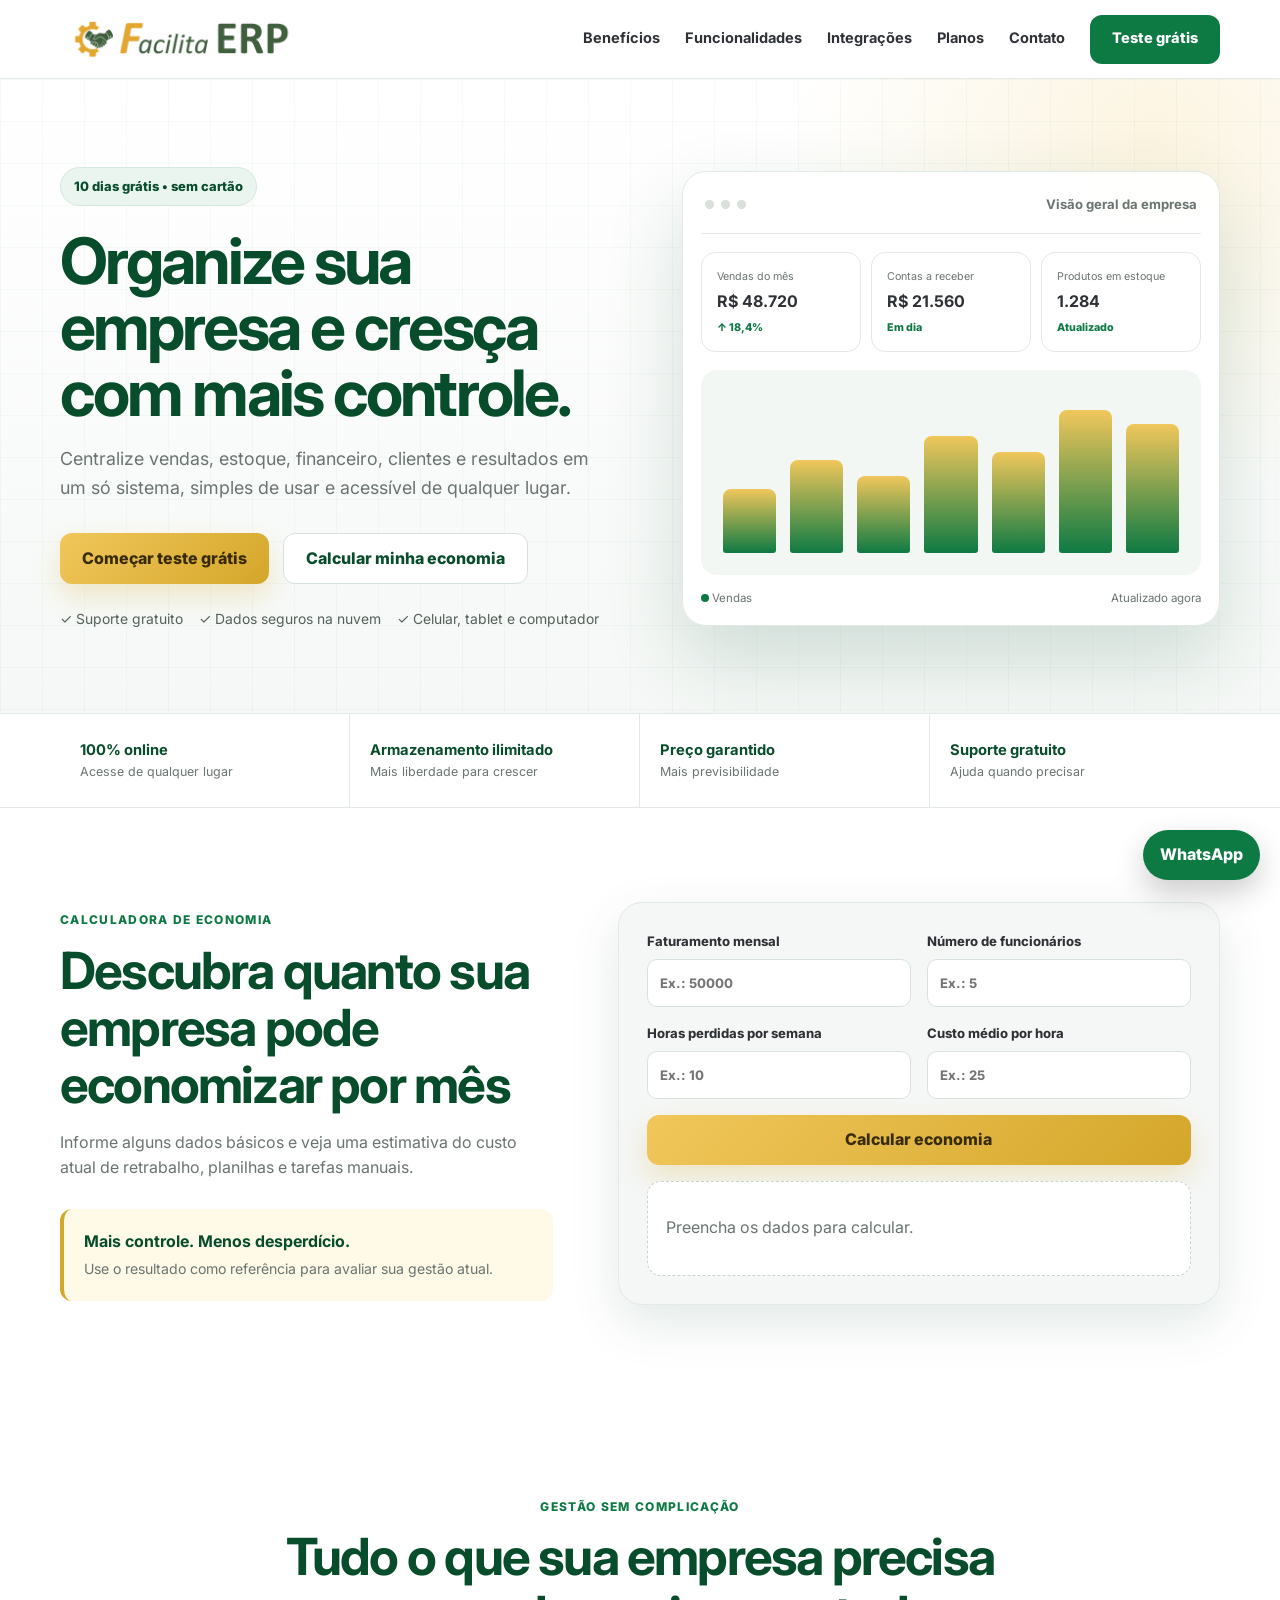
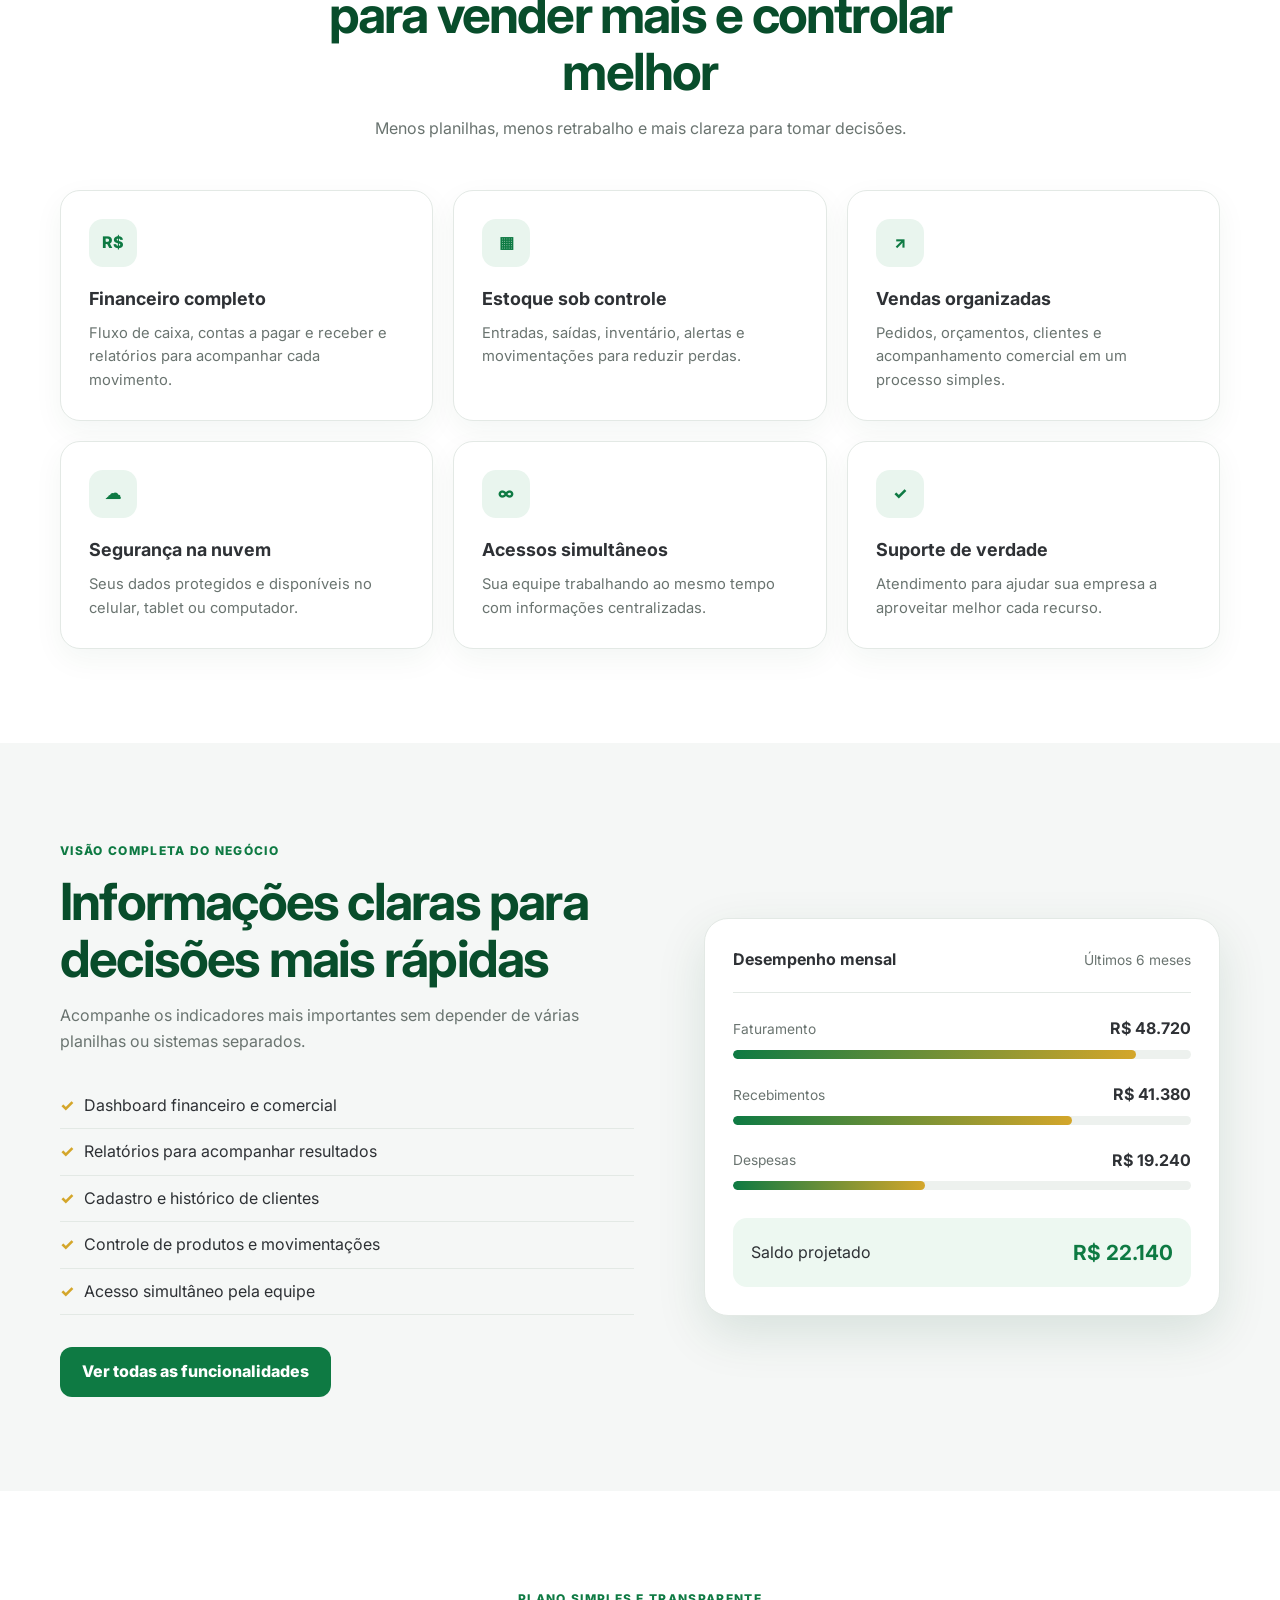
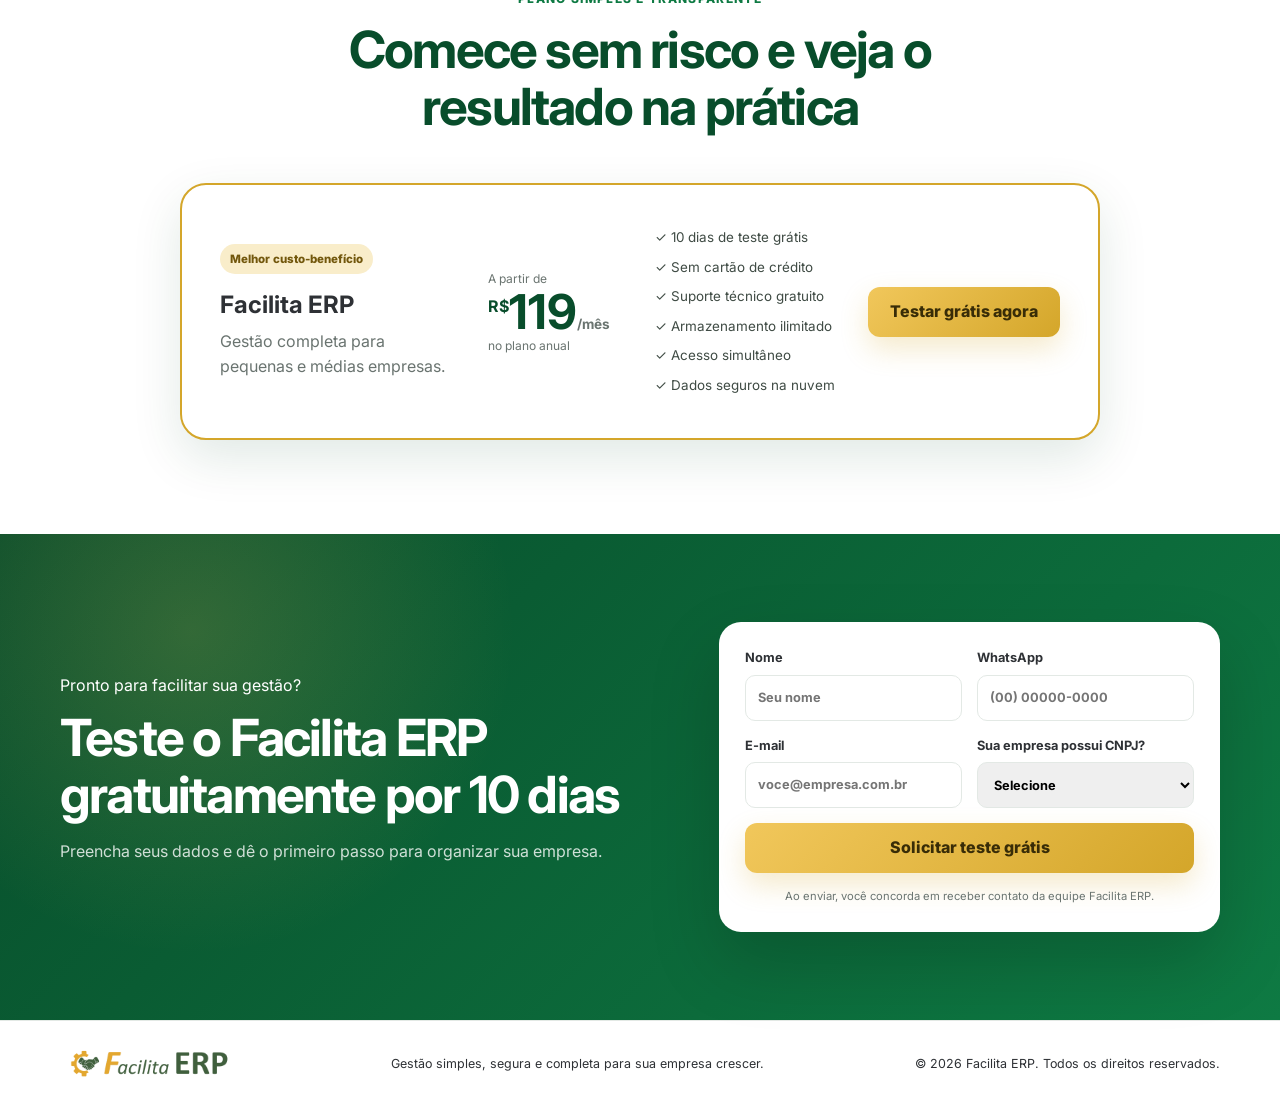
<file: index.html>
<!DOCTYPE html>
<html lang="pt-BR">
<head>
  <meta charset="UTF-8">
  <meta name="viewport" content="width=device-width, initial-scale=1.0">
  <meta name="description" content="Facilita ERP: gestão financeira, estoque, vendas e muito mais em um único sistema. Teste grátis por 10 dias.">
  <title>Facilita ERP | Gestão simples para sua empresa crescer</title>
  <link rel="preconnect" href="https://fonts.googleapis.com">
  <link rel="preconnect" href="https://fonts.gstatic.com" crossorigin>
  <link href="https://fonts.googleapis.com/css2?family=Inter:wght@400;500;600;700;800&display=swap" rel="stylesheet">
  <link rel="stylesheet" href="estilo.css">
</head>
<body>
  <header class="topo" id="inicio">
    <div class="container nav">
      <a class="marca" href="#inicio" aria-label="Facilita ERP">
        <img src="logo-facilita-erp.png" alt="Logo oficial Facilita ERP">
      </a>

      <button class="menu-btn" id="menuBtn" aria-label="Abrir menu" aria-expanded="false">☰</button>

      <nav class="menu" id="menu">
        <a href="#beneficios">Benefícios</a>
        <a href="funcionalidades.html">Funcionalidades</a>
        <a href="integracoes.html">Integrações</a>
        <a href="#planos">Planos</a>
        <a href="#contato">Contato</a>
        <a class="btn btn-menu" href="#contato">Teste grátis</a>
      </nav>
    </div>
  </header>

  <main>
    <section class="hero">
      <div class="container hero-grid">
        <div class="hero-conteudo">
          <span class="selo">10 dias grátis • sem cartão</span>
          <h1>Organize sua empresa e cresça com mais controle.</h1>
          <p class="hero-subtitulo">
            Centralize vendas, estoque, financeiro, clientes e resultados em um só sistema, simples de usar e acessível de qualquer lugar.
          </p>

          <div class="hero-acoes">
            <a class="btn btn-dourado" href="#contato">Começar teste grátis</a>
            <a class="btn btn-contorno" href="#calculadora">Calcular minha economia</a>
          </div>

          <div class="hero-beneficios">
            <span>✓ Suporte gratuito</span>
            <span>✓ Dados seguros na nuvem</span>
            <span>✓ Celular, tablet e computador</span>
          </div>
        </div>

        <div class="hero-visual">
          <div class="painel-demo" aria-label="Demonstração visual do Facilita ERP">
            <div class="painel-topo">
              <span></span><span></span><span></span>
              <strong>Visão geral da empresa</strong>
            </div>

            <div class="metricas">
              <article>
                <small>Vendas do mês</small>
                <strong>R$ 48.720</strong>
                <em>↑ 18,4%</em>
              </article>
              <article>
                <small>Contas a receber</small>
                <strong>R$ 21.560</strong>
                <em>Em dia</em>
              </article>
              <article>
                <small>Produtos em estoque</small>
                <strong>1.284</strong>
                <em>Atualizado</em>
              </article>
            </div>

            <div class="grafico">
              <div style="height:40%"></div>
              <div style="height:58%"></div>
              <div style="height:48%"></div>
              <div style="height:73%"></div>
              <div style="height:63%"></div>
              <div style="height:89%"></div>
              <div style="height:80%"></div>
            </div>

            <div class="painel-rodape">
              <span><i></i> Vendas</span>
              <span>Atualizado agora</span>
            </div>
          </div>
        </div>
      </div>
    </section>

    <section class="faixa">
      <div class="container faixa-grid">
        <div><strong>100% online</strong><span>Acesse de qualquer lugar</span></div>
        <div><strong>Armazenamento ilimitado</strong><span>Mais liberdade para crescer</span></div>
        <div><strong>Preço garantido</strong><span>Mais previsibilidade</span></div>
        <div><strong>Suporte gratuito</strong><span>Ajuda quando precisar</span></div>
      </div>
    </section>

    <section class="secao calculadora-secao" id="calculadora">
      <div class="container calculadora-grid">
        <div class="calculadora-texto">
          <span class="mini-titulo">Calculadora de economia</span>
          <h2>Descubra quanto sua empresa pode economizar por mês</h2>
          <p>
            Informe alguns dados básicos e veja uma estimativa do custo atual de retrabalho, planilhas e tarefas manuais.
          </p>

          <div class="destaque-calculadora">
            <strong>Mais controle. Menos desperdício.</strong>
            <span>Use o resultado como referência para avaliar sua gestão atual.</span>
          </div>
        </div>

        <form class="calculadora" id="calculadoraForm">
          <label>
            Faturamento mensal
            <input type="number" id="faturamento" min="0" step="100" placeholder="Ex.: 50000" required>
          </label>

          <label>
            Número de funcionários
            <input type="number" id="funcionarios" min="1" step="1" placeholder="Ex.: 5" required>
          </label>

          <label>
            Horas perdidas por semana
            <input type="number" id="horas" min="0" step="0.5" placeholder="Ex.: 10" required>
          </label>

          <label>
            Custo médio por hora
            <input type="number" id="custoHora" min="0" step="1" placeholder="Ex.: 25" required>
          </label>

          <button class="btn btn-dourado" type="submit">Calcular economia</button>

          <div class="resultado" id="resultado" aria-live="polite">
            <span>Preencha os dados para calcular.</span>
          </div>
        </form>
      </div>
    </section>

    <section class="secao" id="beneficios">
      <div class="container">
        <div class="titulo-secao">
          <span>Gestão sem complicação</span>
          <h2>Tudo o que sua empresa precisa para vender mais e controlar melhor</h2>
          <p>Menos planilhas, menos retrabalho e mais clareza para tomar decisões.</p>
        </div>

        <div class="cards">
          <article class="card">
            <div class="icone">R$</div>
            <h3>Financeiro completo</h3>
            <p>Fluxo de caixa, contas a pagar e receber e relatórios para acompanhar cada movimento.</p>
          </article>

          <article class="card">
            <div class="icone">▦</div>
            <h3>Estoque sob controle</h3>
            <p>Entradas, saídas, inventário, alertas e movimentações para reduzir perdas.</p>
          </article>

          <article class="card">
            <div class="icone">↗</div>
            <h3>Vendas organizadas</h3>
            <p>Pedidos, orçamentos, clientes e acompanhamento comercial em um processo simples.</p>
          </article>

          <article class="card">
            <div class="icone">☁</div>
            <h3>Segurança na nuvem</h3>
            <p>Seus dados protegidos e disponíveis no celular, tablet ou computador.</p>
          </article>

          <article class="card">
            <div class="icone">∞</div>
            <h3>Acessos simultâneos</h3>
            <p>Sua equipe trabalhando ao mesmo tempo com informações centralizadas.</p>
          </article>

          <article class="card">
            <div class="icone">✓</div>
            <h3>Suporte de verdade</h3>
            <p>Atendimento para ajudar sua empresa a aproveitar melhor cada recurso.</p>
          </article>
        </div>
      </div>
    </section>

    <section class="secao secao-clara">
      <div class="container recursos-grid">
        <div>
          <span class="mini-titulo">Visão completa do negócio</span>
          <h2>Informações claras para decisões mais rápidas</h2>
          <p>
            Acompanhe os indicadores mais importantes sem depender de várias planilhas ou sistemas separados.
          </p>

          <ul class="lista">
            <li>Dashboard financeiro e comercial</li>
            <li>Relatórios para acompanhar resultados</li>
            <li>Cadastro e histórico de clientes</li>
            <li>Controle de produtos e movimentações</li>
            <li>Acesso simultâneo pela equipe</li>
          </ul>

          <a class="btn btn-verde" href="funcionalidades.html">Ver todas as funcionalidades</a>
        </div>

        <div class="relatorio">
          <div class="relatorio-cabecalho">
            <strong>Desempenho mensal</strong>
            <span>Últimos 6 meses</span>
          </div>

          <div class="linha-relatorio">
            <span>Faturamento</span><strong>R$ 48.720</strong>
          </div>
          <div class="barra"><i style="width:88%"></i></div>

          <div class="linha-relatorio">
            <span>Recebimentos</span><strong>R$ 41.380</strong>
          </div>
          <div class="barra"><i style="width:74%"></i></div>

          <div class="linha-relatorio">
            <span>Despesas</span><strong>R$ 19.240</strong>
          </div>
          <div class="barra"><i style="width:42%"></i></div>

          <div class="saldo">
            <span>Saldo projetado</span>
            <strong>R$ 22.140</strong>
          </div>
        </div>
      </div>
    </section>

    <section class="secao" id="planos">
      <div class="container">
        <div class="titulo-secao">
          <span>Plano simples e transparente</span>
          <h2>Comece sem risco e veja o resultado na prática</h2>
        </div>

        <div class="plano">
          <div>
            <span class="selo-plano">Melhor custo-benefício</span>
            <h3>Facilita ERP</h3>
            <p>Gestão completa para pequenas e médias empresas.</p>
          </div>

          <div class="preco">
            <small>A partir de</small>
            <strong><sup>R$</sup>119<small>/mês</small></strong>
            <span>no plano anual</span>
          </div>

          <ul>
            <li>✓ 10 dias de teste grátis</li>
            <li>✓ Sem cartão de crédito</li>
            <li>✓ Suporte técnico gratuito</li>
            <li>✓ Armazenamento ilimitado</li>
            <li>✓ Acesso simultâneo</li>
            <li>✓ Dados seguros na nuvem</li>
          </ul>

          <a class="btn btn-dourado" href="#contato">Testar grátis agora</a>
        </div>
      </div>
    </section>

    <section class="cta" id="contato">
      <div class="container cta-grid">
        <div>
          <span>Pronto para facilitar sua gestão?</span>
          <h2>Teste o Facilita ERP gratuitamente por 10 dias</h2>
          <p>Preencha seus dados e dê o primeiro passo para organizar sua empresa.</p>
        </div>

        <form class="formulario" id="formularioContato">
          <label>
            Nome
            <input type="text" name="nome" placeholder="Seu nome" required>
          </label>

          <label>
            WhatsApp
            <input type="tel" name="whatsapp" placeholder="(00) 00000-0000" required>
          </label>

          <label>
            E-mail
            <input type="email" name="email" placeholder="voce@empresa.com.br" required>
          </label>

          <label>
            Sua empresa possui CNPJ?
            <select name="cnpj" required>
              <option value="">Selecione</option>
              <option>Sim</option>
              <option>Não</option>
            </select>
          </label>

          <button class="btn btn-dourado" type="submit">Solicitar teste grátis</button>
          <small>Ao enviar, você concorda em receber contato da equipe Facilita ERP.</small>
        </form>
      </div>
    </section>
  </main>

  <footer class="rodape">
    <div class="container rodape-grid">
      <img src="logo-facilita-erp.png" alt="Facilita ERP">
      <p>Gestão simples, segura e completa para sua empresa crescer.</p>
      <span>© <span id="ano"></span> Facilita ERP. Todos os direitos reservados.</span>
    </div>
  </footer>

  <a class="whatsapp" href="#contato" aria-label="Falar com o Facilita ERP">WhatsApp</a>

  <script src="script.js"></script>
</body>
</html>
</file>
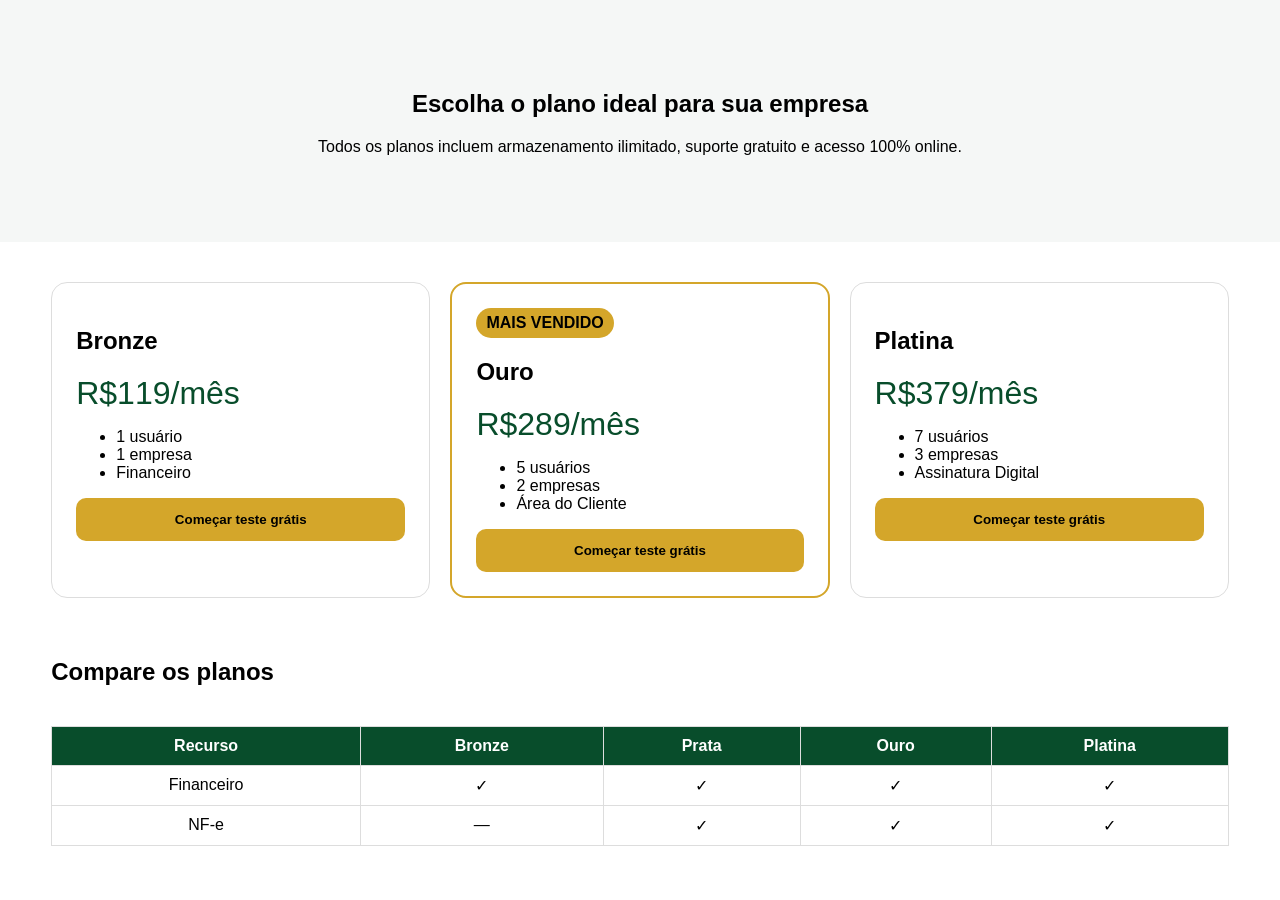
<file: planos.html>
<!DOCTYPE html><html lang='pt-BR'><head><meta charset='UTF-8'><meta name='viewport' content='width=device-width,initial-scale=1'><title>Planos</title><link rel='stylesheet' href='planos.css'></head><body><section class='hero'><div class='container'><h1>Escolha o plano ideal para sua empresa</h1><p>Todos os planos incluem armazenamento ilimitado, suporte gratuito e acesso 100% online.</p></div></section><section class='container cards'><div class='card'><h2>Bronze</h2><div class='preco'>R$119/mês</div><ul><li>1 usuário</li><li>1 empresa</li><li>Financeiro</li></ul><button>Começar teste grátis</button></div><div class='card destaque'><div class='tag'>MAIS VENDIDO</div><h2>Ouro</h2><div class='preco'>R$289/mês</div><ul><li>5 usuários</li><li>2 empresas</li><li>Área do Cliente</li></ul><button>Começar teste grátis</button></div><div class='card'><h2>Platina</h2><div class='preco'>R$379/mês</div><ul><li>7 usuários</li><li>3 empresas</li><li>Assinatura Digital</li></ul><button>Começar teste grátis</button></div></section><section class='container'><h2>Compare os planos</h2><table><tr><th>Recurso</th><th>Bronze</th><th>Prata</th><th>Ouro</th><th>Platina</th></tr><tr><td>Financeiro</td><td>✓</td><td>✓</td><td>✓</td><td>✓</td></tr><tr><td>NF-e</td><td>—</td><td>✓</td><td>✓</td><td>✓</td></tr></table></section><script src='planos.js'></script></body></html>
</file>
<file: estilo.css>
:root{
  --verde:#0E7A43;
  --verde-escuro:#084D2B;
  --dourado:#D4A62A;
  --dourado-claro:#F1C75B;
  --grafite:#2E3135;
  --branco:#FFFFFF;
  --cinza:#6A7470;
  --cinza-claro:#F5F7F6;
  --borda:#E3E9E5;
  --sombra:0 18px 50px rgba(8,77,43,.12);
}

*{box-sizing:border-box}

html{scroll-behavior:smooth}

body{
  margin:0;
  font-family:"Inter",Arial,sans-serif;
  color:var(--grafite);
  background:var(--branco);
  line-height:1.6;
}

a{text-decoration:none;color:inherit}
button,input,select{font:inherit}
img{max-width:100%;display:block}
.container{width:min(1160px,92%);margin:auto}

.topo{
  position:sticky;
  top:0;
  z-index:1000;
  background:rgba(255,255,255,.96);
  backdrop-filter:blur(14px);
  border-bottom:1px solid var(--borda);
}

.nav{
  min-height:78px;
  display:flex;
  align-items:center;
  justify-content:space-between;
  gap:24px;
}

.marca img{width:245px;max-height:58px;object-fit:contain}

.menu{
  display:flex;
  align-items:center;
  gap:25px;
  font-weight:700;
  font-size:.91rem;
}

.menu a:not(.btn):hover{color:var(--verde)}

.menu-btn{
  display:none;
  border:0;
  background:transparent;
  color:var(--verde-escuro);
  font-size:1.9rem;
  cursor:pointer;
}

.btn{
  display:inline-flex;
  align-items:center;
  justify-content:center;
  min-height:49px;
  padding:12px 22px;
  border:0;
  border-radius:12px;
  font-weight:800;
  cursor:pointer;
  transition:.25s ease;
}

.btn:hover{transform:translateY(-2px)}

.btn-menu,.btn-verde{
  color:white;
  background:var(--verde);
}

.btn-dourado{
  color:#382C07;
  background:linear-gradient(135deg,var(--dourado-claro),var(--dourado));
  box-shadow:0 12px 28px rgba(212,166,42,.24);
}

.btn-contorno{
  color:var(--verde-escuro);
  background:white;
  border:1px solid #D8E2DC;
}

.hero{
  position:relative;
  overflow:hidden;
  padding:88px 0 82px;
  background:
    radial-gradient(circle at 90% 10%,rgba(241,199,91,.18),transparent 28%),
    linear-gradient(180deg,#FFFFFF 0%,#F5F8F6 100%);
}

.hero:before{
  content:"";
  position:absolute;
  inset:0;
  background-image:
    linear-gradient(rgba(14,122,67,.035) 1px,transparent 1px),
    linear-gradient(90deg,rgba(14,122,67,.035) 1px,transparent 1px);
  background-size:42px 42px;
}

.hero-grid{
  position:relative;
  display:grid;
  grid-template-columns:1.02fr .98fr;
  gap:62px;
  align-items:center;
}

.selo{
  display:inline-flex;
  padding:8px 13px;
  border-radius:999px;
  color:var(--verde-escuro);
  background:#EAF5EF;
  border:1px solid #D3E9DC;
  font-size:.81rem;
  font-weight:800;
}

.hero h1{
  margin:22px 0 20px;
  max-width:720px;
  color:var(--verde-escuro);
  font-size:clamp(2.65rem,5vw,4.75rem);
  line-height:1.03;
  letter-spacing:-.045em;
}

.hero-subtitulo{
  max-width:650px;
  color:var(--cinza);
  font-size:1.12rem;
}

.hero-acoes{
  display:flex;
  flex-wrap:wrap;
  gap:14px;
  margin:30px 0 24px;
}

.hero-beneficios{
  display:flex;
  flex-wrap:wrap;
  gap:16px;
  color:#53615A;
  font-size:.87rem;
}

.hero-visual{min-width:0}

.painel-demo{
  padding:18px;
  border:1px solid #E0E8E3;
  border-radius:24px;
  background:rgba(255,255,255,.98);
  box-shadow:0 34px 80px rgba(8,77,43,.16);
  transform:none;
}

.painel-topo{
  display:flex;
  align-items:center;
  gap:7px;
  padding:4px 4px 18px;
  border-bottom:1px solid var(--borda);
}

.painel-topo span{
  width:9px;
  height:9px;
  border-radius:50%;
  background:#D9DFDB;
}

.painel-topo strong{
  margin-left:auto;
  color:var(--cinza);
  font-size:.82rem;
}

.metricas{
  display:grid;
  grid-template-columns:repeat(3,1fr);
  gap:10px;
  margin:18px 0;
}

.metricas article{
  padding:15px;
  border:1px solid var(--borda);
  border-radius:14px;
}

.metricas small,.metricas em{
  display:block;
  color:var(--cinza);
  font-size:.67rem;
  font-style:normal;
}

.metricas strong{
  display:block;
  margin:4px 0;
  color:var(--grafite);
  font-size:1rem;
}

.metricas em{
  color:var(--verde);
  font-weight:800;
}

.grafico{
  height:205px;
  display:flex;
  align-items:flex-end;
  gap:14px;
  padding:22px;
  border-radius:16px;
  background:#F3F7F4;
}

.grafico div{
  flex:1;
  min-height:15%;
  border-radius:8px 8px 3px 3px;
  background:linear-gradient(180deg,var(--dourado-claro),var(--verde));
}

.painel-rodape{
  display:flex;
  justify-content:space-between;
  gap:10px;
  padding-top:14px;
  color:var(--cinza);
  font-size:.72rem;
}

.painel-rodape i{
  display:inline-block;
  width:8px;
  height:8px;
  border-radius:50%;
  background:var(--verde);
}

.faixa{
  background:white;
  border-top:1px solid var(--borda);
  border-bottom:1px solid var(--borda);
}

.faixa-grid{display:grid;grid-template-columns:repeat(4,1fr)}

.faixa-grid div{
  padding:25px 20px;
  border-right:1px solid var(--borda);
}

.faixa-grid div:last-child{border-right:0}
.faixa-grid strong,.faixa-grid span{display:block}
.faixa-grid strong{color:var(--verde-escuro);font-size:.92rem}
.faixa-grid span{color:var(--cinza);font-size:.78rem}

.secao{padding:94px 0}

.titulo-secao{
  max-width:760px;
  margin:0 auto 48px;
  text-align:center;
}

.titulo-secao>span,.mini-titulo{
  color:var(--verde);
  text-transform:uppercase;
  letter-spacing:.11em;
  font-weight:800;
  font-size:.75rem;
}

.titulo-secao h2,.secao h2,.cta h2{
  margin:10px 0 14px;
  color:var(--verde-escuro);
  font-size:clamp(2rem,4vw,3.3rem);
  line-height:1.12;
  letter-spacing:-.035em;
}

.titulo-secao p,.secao p{color:var(--cinza)}

.calculadora-secao{background:var(--branco)}

.calculadora-grid{
  display:grid;
  grid-template-columns:.9fr 1.1fr;
  gap:65px;
  align-items:center;
}

.destaque-calculadora{
  margin-top:28px;
  padding:20px;
  border-left:4px solid var(--dourado);
  border-radius:12px;
  background:#FFF9E8;
}

.destaque-calculadora strong,.destaque-calculadora span{display:block}
.destaque-calculadora strong{color:var(--verde-escuro)}
.destaque-calculadora span{margin-top:4px;color:var(--cinza);font-size:.88rem}

.calculadora{
  display:grid;
  grid-template-columns:1fr 1fr;
  gap:16px;
  padding:28px;
  border:1px solid var(--borda);
  border-radius:24px;
  background:var(--cinza-claro);
  box-shadow:var(--sombra);
}

.calculadora label{
  display:flex;
  flex-direction:column;
  gap:7px;
  color:var(--grafite);
  font-size:.82rem;
  font-weight:750;
}

.calculadora input{
  min-height:48px;
  padding:10px 12px;
  border:1px solid #D8E2DC;
  border-radius:10px;
  background:white;
  outline:none;
}

.calculadora input:focus{
  border-color:var(--verde);
  box-shadow:0 0 0 3px rgba(14,122,67,.10);
}

.calculadora .btn,.resultado{grid-column:1/-1}

.resultado{
  min-height:95px;
  display:flex;
  flex-direction:column;
  justify-content:center;
  padding:18px;
  border:1px dashed #C7D6CD;
  border-radius:14px;
  background:white;
  color:var(--cinza);
}

.resultado strong{
  color:var(--verde-escuro);
  font-size:1.65rem;
}

.resultado b{color:var(--dourado)}

.cards{
  display:grid;
  grid-template-columns:repeat(3,1fr);
  gap:20px;
}

.card{
  padding:28px;
  border:1px solid var(--borda);
  border-radius:20px;
  background:white;
  box-shadow:0 10px 30px rgba(8,77,43,.05);
  transition:.25s ease;
}

.card:hover{
  transform:translateY(-6px);
  box-shadow:var(--sombra);
  border-color:#CADDD1;
}

.icone{
  width:48px;
  height:48px;
  display:grid;
  place-items:center;
  border-radius:14px;
  color:var(--verde);
  background:#E9F5EE;
  font-weight:800;
}

.card h3{margin:18px 0 8px;font-size:1.12rem}
.card p{margin:0;font-size:.92rem}

.secao-clara{background:var(--cinza-claro)}

.recursos-grid{
  display:grid;
  grid-template-columns:1fr .9fr;
  gap:70px;
  align-items:center;
}

.lista{
  padding:0;
  margin:28px 0 32px;
  list-style:none;
}

.lista li{
  padding:10px 0;
  border-bottom:1px solid var(--borda);
}

.lista li:before{
  content:"✓";
  margin-right:10px;
  color:var(--dourado);
  font-weight:800;
}

.relatorio{
  padding:28px;
  border:1px solid var(--borda);
  border-radius:24px;
  background:white;
  box-shadow:var(--sombra);
}

.relatorio-cabecalho,.linha-relatorio,.saldo{
  display:flex;
  align-items:center;
  justify-content:space-between;
  gap:20px;
}

.relatorio-cabecalho{
  padding-bottom:20px;
  border-bottom:1px solid var(--borda);
}

.relatorio-cabecalho span,.linha-relatorio span{
  color:var(--cinza);
  font-size:.86rem;
}

.linha-relatorio{margin-top:23px}

.barra{
  height:9px;
  margin-top:8px;
  border-radius:999px;
  background:#EDF1EE;
  overflow:hidden;
}

.barra i{
  display:block;
  height:100%;
  border-radius:inherit;
  background:linear-gradient(90deg,var(--verde),var(--dourado));
}

.saldo{
  margin-top:28px;
  padding:18px;
  border-radius:14px;
  background:#EDF8F1;
}

.saldo strong{
  color:var(--verde);
  font-size:1.3rem;
}

.plano{
  max-width:920px;
  margin:auto;
  display:grid;
  grid-template-columns:1.3fr .75fr 1fr auto;
  gap:28px;
  align-items:center;
  padding:38px;
  border:2px solid var(--dourado);
  border-radius:26px;
  background:white;
  box-shadow:var(--sombra);
}

.selo-plano{
  display:inline-block;
  padding:6px 10px;
  border-radius:999px;
  color:#72570C;
  background:#F9EDCA;
  font-size:.72rem;
  font-weight:800;
}

.plano h3{margin:12px 0 4px;font-size:1.5rem}
.plano p{margin:0}

.preco small,.preco span{
  display:block;
  color:var(--cinza);
  font-size:.75rem;
}

.preco strong{
  display:block;
  color:var(--verde-escuro);
  font-size:3rem;
  line-height:1;
}

.preco sup{font-size:1rem}
.preco strong small{display:inline;font-size:.85rem}
.plano ul{list-style:none;padding:0;margin:0;font-size:.84rem}
.plano li{padding:4px 0;color:#3F4B44}

.cta{
  padding:88px 0;
  color:white;
  background:
    radial-gradient(circle at 15% 20%,rgba(241,199,91,.18),transparent 28%),
    linear-gradient(135deg,var(--verde-escuro),var(--verde));
}

.cta-grid{
  display:grid;
  grid-template-columns:1fr .85fr;
  gap:70px;
  align-items:center;
}

.cta h2{color:white}
.cta p{color:rgba(255,255,255,.80)}

.formulario{
  display:grid;
  grid-template-columns:1fr 1fr;
  gap:15px;
  padding:26px;
  border-radius:22px;
  background:white;
  color:var(--grafite);
  box-shadow:0 30px 70px rgba(0,0,0,.18);
}

.formulario label{
  display:flex;
  flex-direction:column;
  gap:6px;
  font-size:.8rem;
  font-weight:700;
}

.formulario input,.formulario select{
  width:100%;
  min-height:46px;
  padding:10px 12px;
  border:1px solid var(--borda);
  border-radius:10px;
  outline:none;
}

.formulario input:focus,.formulario select:focus{
  border-color:var(--verde);
  box-shadow:0 0 0 3px rgba(14,122,67,.10);
}

.formulario .btn,.formulario small{grid-column:1/-1}
.formulario small{text-align:center;color:var(--cinza);font-size:.7rem}

.rodape{
  padding:28px 0;
  color:var(--grafite);
  background:white;
  border-top:1px solid var(--borda);
}

.rodape-grid{
  display:flex;
  align-items:center;
  justify-content:space-between;
  gap:24px;
  font-size:.78rem;
}

.rodape img{width:180px}
.rodape p{margin:0}

.whatsapp{
  position:fixed;
  right:20px;
  bottom:20px;
  z-index:999;
  padding:12px 17px;
  border-radius:999px;
  color:white;
  background:var(--verde);
  box-shadow:0 12px 30px rgba(0,0,0,.20);
  font-weight:800;
}

@media (max-width:980px){
  .menu-btn{display:block}

  .menu{
    display:none;
    position:absolute;
    top:78px;
    left:4%;
    right:4%;
    flex-direction:column;
    align-items:stretch;
    gap:0;
    padding:14px;
    border:1px solid var(--borda);
    border-radius:16px;
    background:white;
    box-shadow:var(--sombra);
  }

  .menu.aberto{display:flex}
  .menu a{padding:12px}

  .hero-grid,
  .calculadora-grid,
  .recursos-grid,
  .cta-grid{
    grid-template-columns:1fr;
  }

  .hero-conteudo{order:1}
  .hero-visual{order:2}

  .faixa-grid{grid-template-columns:1fr 1fr}
  .cards{grid-template-columns:1fr 1fr}
  .plano{grid-template-columns:1fr 1fr}
}

@media (max-width:650px){
  .marca img{width:205px}
  .nav{min-height:72px}
  .menu{top:72px}

  .hero{
    padding:58px 0 62px;
  }

  .hero h1{
    font-size:2.45rem;
    line-height:1.07;
  }

  .hero-acoes .btn{width:100%}
  .hero-beneficios{display:grid}

  .painel-demo{
    padding:14px;
    border-radius:20px;
    transform:none;
  }

  .metricas{grid-template-columns:1fr}
  .metricas article{padding:14px}
  .grafico{height:150px;padding:14px;gap:8px}

  .secao{padding:70px 0}

  .faixa-grid,
  .cards,
  .plano,
  .calculadora,
  .formulario{
    grid-template-columns:1fr;
  }

  .faixa-grid div{
    border-right:0;
    border-bottom:1px solid var(--borda);
  }

  .calculadora .btn,
  .resultado,
  .formulario .btn,
  .formulario small{
    grid-column:auto;
  }

  .plano{padding:26px}

  .rodape-grid{
    flex-direction:column;
    text-align:center;
  }

  .whatsapp{
    right:12px;
    bottom:12px;
    padding:10px 14px;
    font-size:.82rem;
  }
}
</file>
<file: planos.css>
:root{--v:#0E7A43;--vd:#084D2B;--d:#D4A62A}body{margin:0;font-family:Arial}.container{width:min(1180px,92%);margin:auto}.hero{padding:70px 0;text-align:center;background:#f5f7f6}.cards{display:grid;grid-template-columns:repeat(auto-fit,minmax(280px,1fr));gap:20px;padding:40px 0}.card{border:1px solid #ddd;border-radius:16px;padding:24px}.destaque{border:2px solid var(--d)}.tag{background:var(--d);padding:6px 10px;border-radius:999px;display:inline-block;font-weight:bold}.preco{font-size:2rem;color:var(--vd)}button{width:100%;padding:14px;background:var(--d);border:0;border-radius:10px;font-weight:bold}table{width:100%;border-collapse:collapse;margin:40px 0}td,th{border:1px solid #ddd;padding:10px;text-align:center}th{background:var(--vd);color:#fff}
</file>
